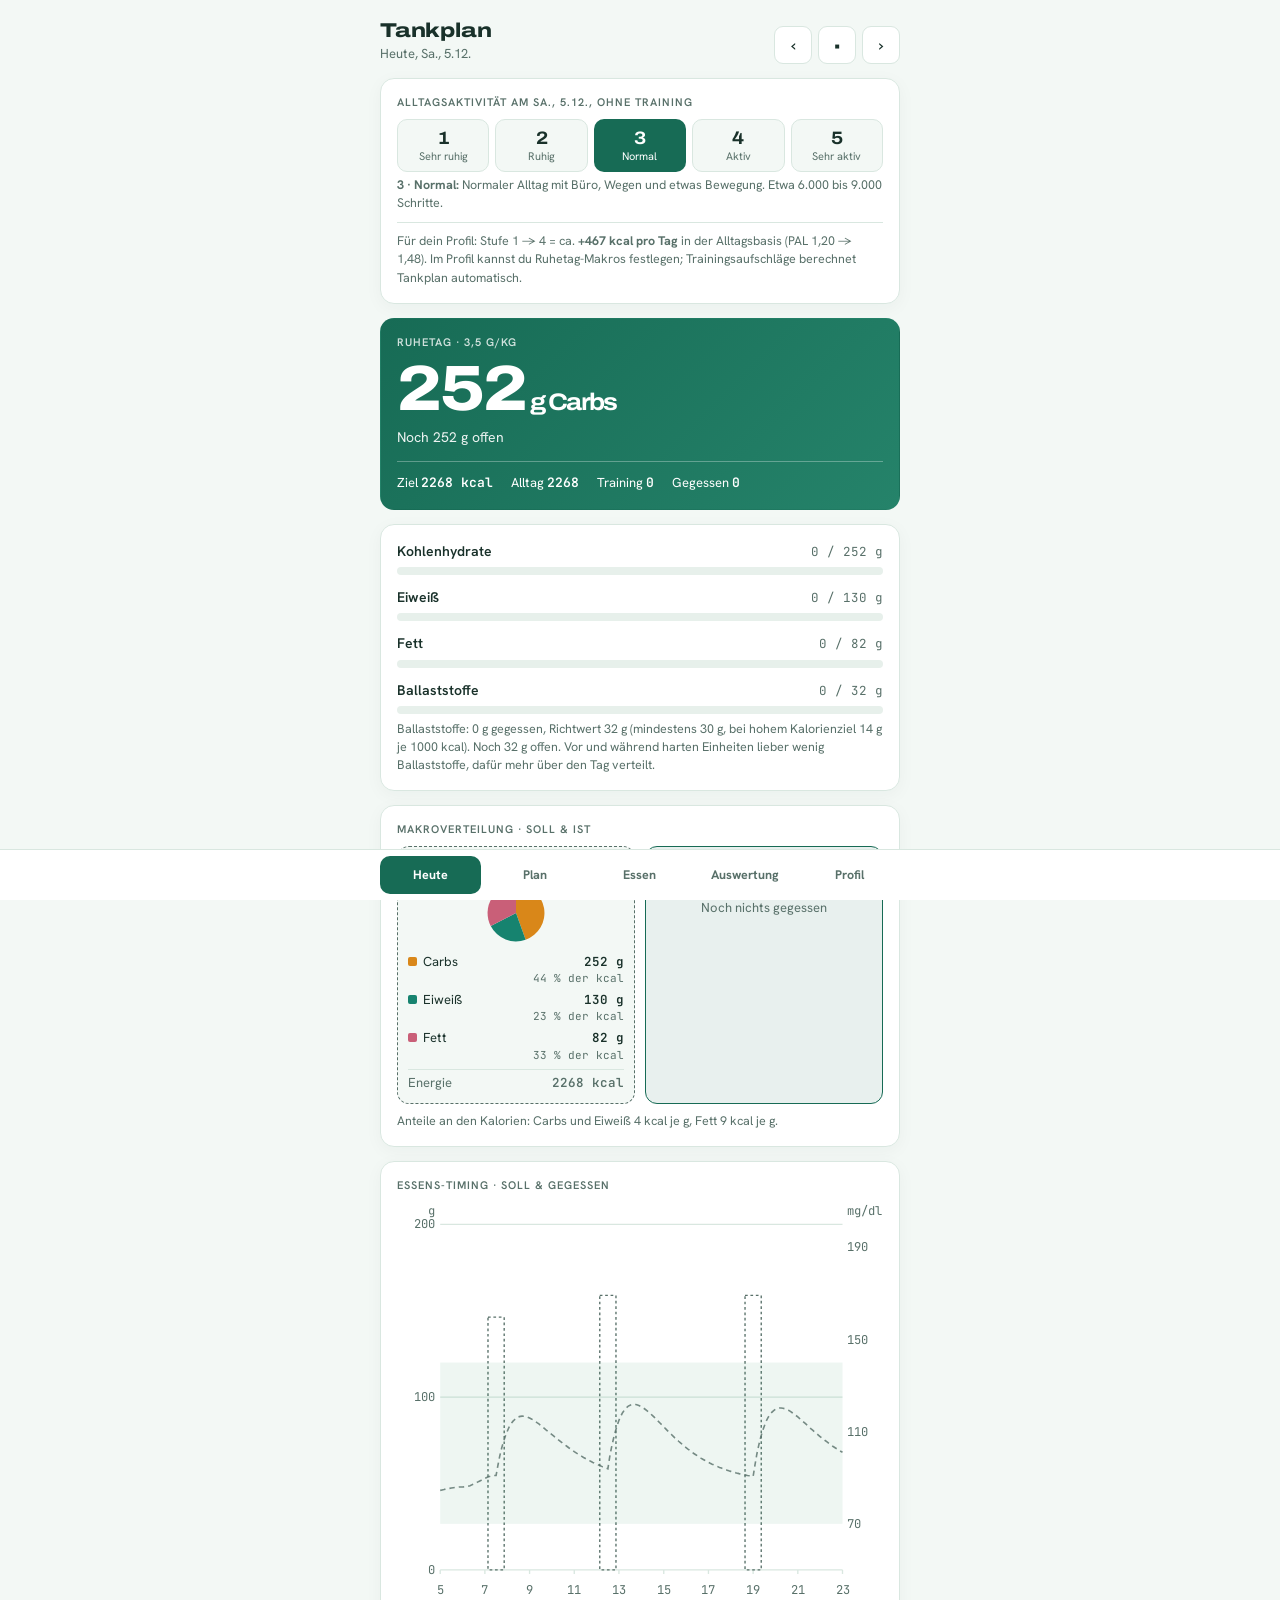
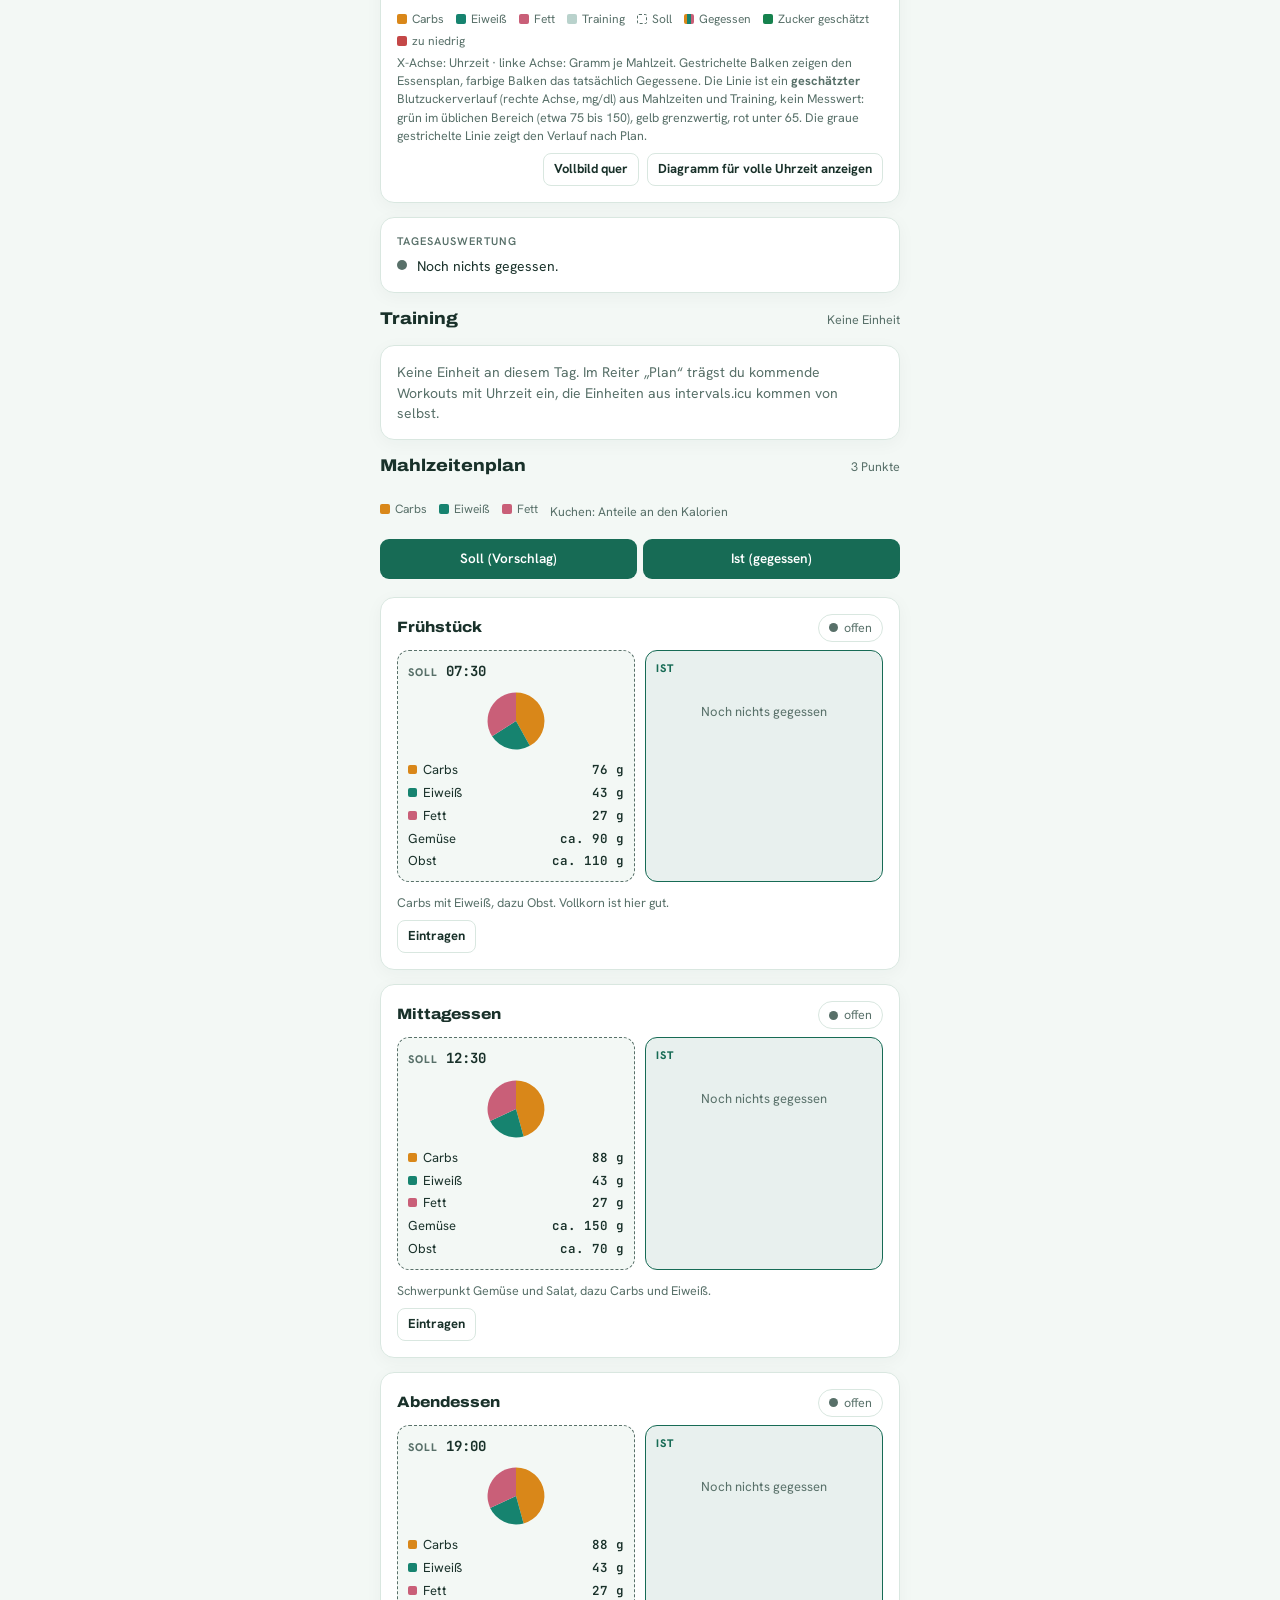
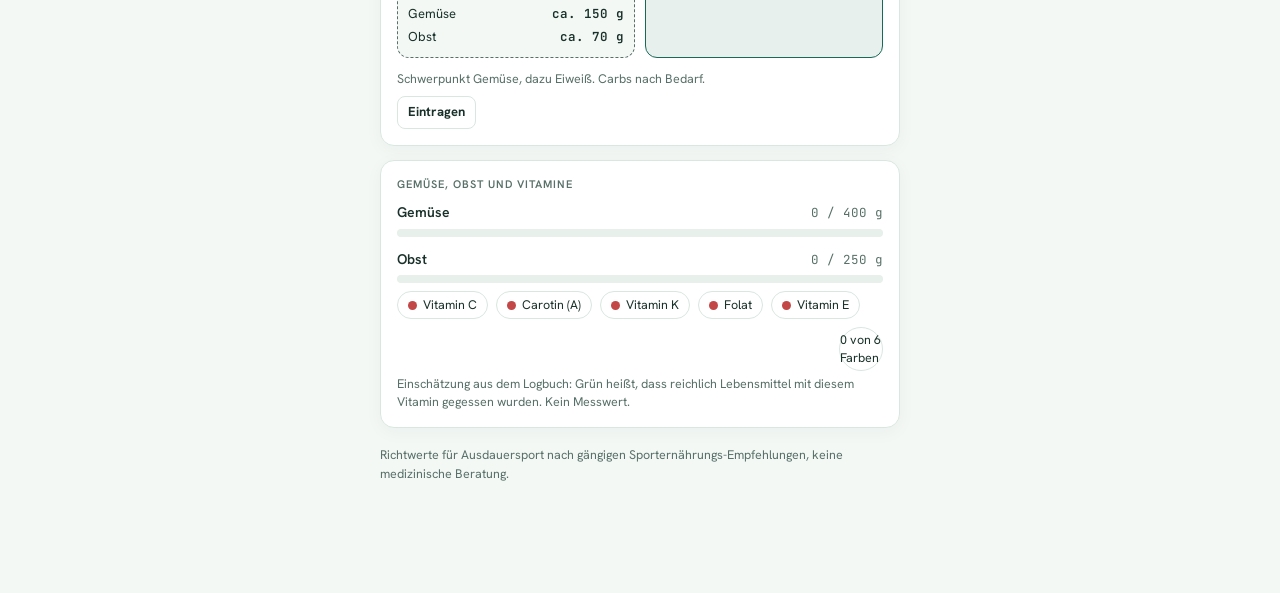
<file: index.html>
<!doctype html>
<html lang="de">
<head>
<meta charset="utf-8">
<meta name="viewport" content="width=device-width, initial-scale=1, viewport-fit=cover">
<title>Tankplan</title>
<meta name="theme-color" content="#176B55">
<meta name="apple-mobile-web-app-capable" content="yes">
<meta name="mobile-web-app-capable" content="yes">
<meta name="apple-mobile-web-app-title" content="Tankplan">
<meta name="apple-mobile-web-app-status-bar-style" content="default">
<link rel="manifest" href="manifest.webmanifest">
<link rel="apple-touch-icon" href="icon-180.png">
<link rel="stylesheet" href="https://fonts.googleapis.com/css2?family=Archivo:wdth,wght@100..125,500..900&family=Hanken+Grotesk:wght@400;500;600;700&family=JetBrains+Mono:wght@400;600&display=swap">
<link rel="stylesheet" href="style.css">
</head>
<body>
<div class="wrap" id="app"></div>
<nav aria-label="Hauptnavigation"><div id="tabs"></div></nav>
<script src="config.js"></script>
<script src="foods.js"></script>
<script src="core.js"></script>
<script src="app.js"></script>
</body>
</html>
</file>
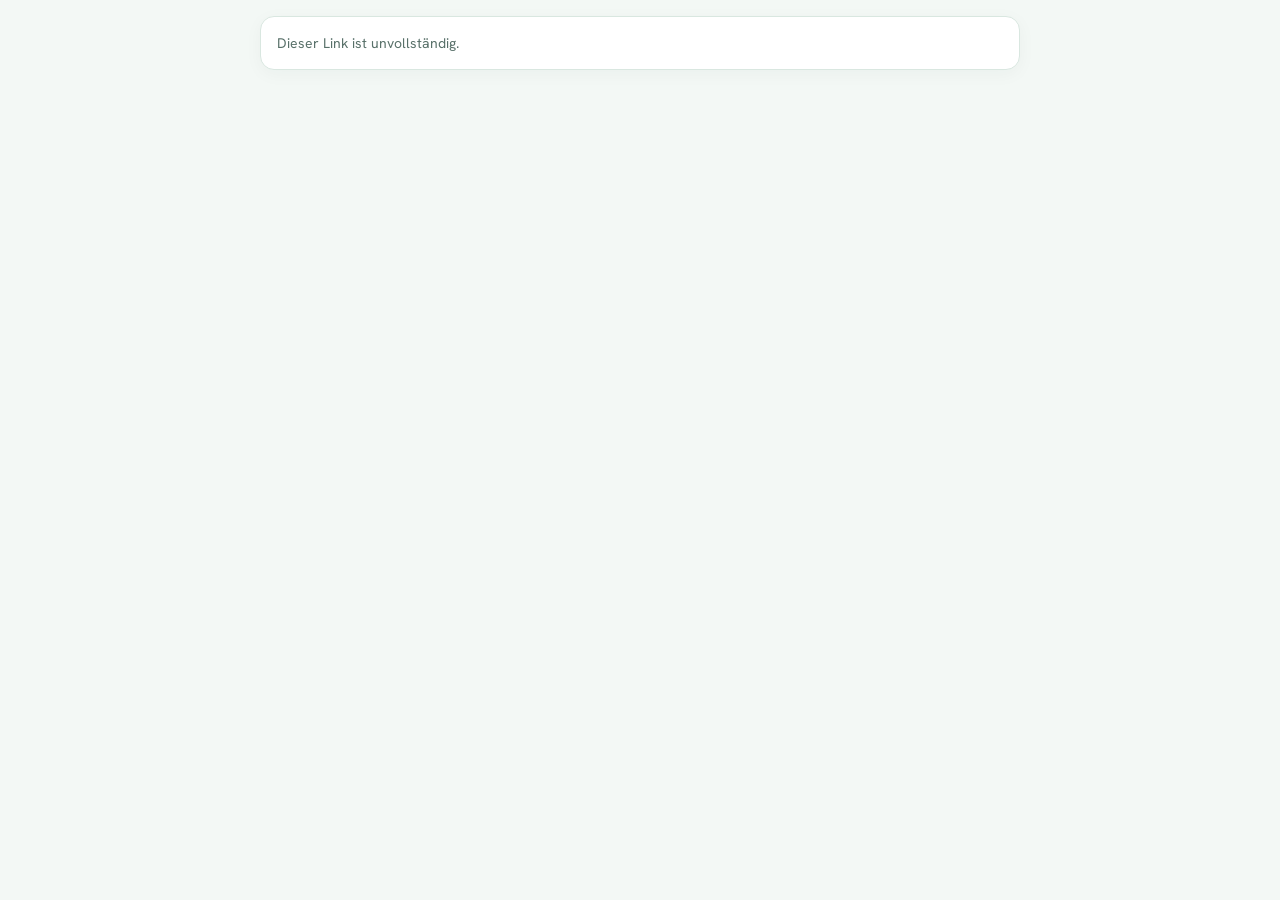
<file: trainer.html>
<!doctype html>
<html lang="de">
<head>
<meta charset="utf-8">
<meta name="viewport" content="width=device-width, initial-scale=1, viewport-fit=cover">
<title>Tankplan Trainer-Ansicht</title>
<meta name="robots" content="noindex">
<link rel="stylesheet" href="https://fonts.googleapis.com/css2?family=Archivo:wdth,wght@100..125,500..900&family=Hanken+Grotesk:wght@400;500;600;700&family=JetBrains+Mono:wght@400;600&display=swap">
<link rel="stylesheet" href="style.css">
</head>
<body>
<div class="wrap wide" id="app"><div class="card empty">Lade…</div></div>
<script src="config.js"></script>
<script src="core.js"></script>
<script src="trainer.js"></script>
</body>
</html>
</file>
<file: style.css>
:root {
  --bg: #F3F8F5; --surface: #FFFFFF; --ink: #19312A; --muted: #587069; --line: #D9E7E0;
  --accent: #176B55; --accent-ink: #FFFFFF; --carb: #D98719; --prot: #16836F; --fat: #C95F78; --track: #E7F0EB;
  --ok: #16824E; --mid: #B77912; --low: #C44747;
  --f-display: "Archivo", "Arial Narrow", sans-serif;
  --f-body: "Hanken Grotesk", system-ui, -apple-system, sans-serif;
  --f-data: "JetBrains Mono", ui-monospace, Menlo, monospace;
  color-scheme: light;
}
* { box-sizing: border-box; }
html { -webkit-text-size-adjust: 100%; }
body { margin: 0; background: var(--bg); color: var(--ink); font-family: var(--f-body); font-size: 15px; line-height: 1.45;
  padding-left: max(16px, env(safe-area-inset-left)); padding-right: max(16px, env(safe-area-inset-right)); }
.wrap { max-width: 520px; margin: 0 auto; padding-top: calc(16px + env(safe-area-inset-top)); padding-bottom: calc(110px + env(safe-area-inset-bottom)); display: flex; flex-direction: column; gap: 14px; min-width: 0; }
.wrap.wide { max-width: 760px; padding-bottom: calc(40px + env(safe-area-inset-bottom)); }
h1, h2, .big { font-family: var(--f-display); font-stretch: 112%; text-wrap: balance; margin: 0; }
h2 { font-size: 17px; font-weight: 800; }
.top { display: flex; justify-content: space-between; align-items: flex-end; gap: 12px; }
.brand { font-family: var(--f-display); font-stretch: 125%; font-weight: 800; font-size: 20px; letter-spacing: -0.01em; }
.date { color: var(--muted); font-size: 13px; }
.eyebrow { font-size: 11px; letter-spacing: .09em; text-transform: uppercase; color: var(--muted); font-weight: 600; }
.note { font-size: 12.5px; color: var(--muted); margin: 4px 0 0; }
.card { background: var(--surface); border: 1px solid var(--line); border-radius: 14px; padding: 16px; min-width: 0; }
.card.empty, .empty { color: var(--muted); font-size: 14px; }
.hero { background: var(--accent); color: var(--accent-ink); border-color: transparent; display: flex; flex-direction: column; gap: 6px; }
.hero .eyebrow { color: inherit; opacity: .8; }
.hero .big { font-size: 64px; font-weight: 800; line-height: 1; letter-spacing: -0.03em; font-variant-numeric: tabular-nums; }
.hero .big small { font-size: 24px; font-weight: 700; margin-left: 4px; }
.hero .sub { opacity: .92; font-size: 14px; }
.hero .meta { display: flex; gap: 18px; flex-wrap: wrap; margin-top: 8px; padding-top: 12px; border-top: 1px solid color-mix(in srgb, currentColor 30%, transparent); font-size: 13px; }
.hero .meta b { font-family: var(--f-data); font-weight: 600; font-variant-numeric: tabular-nums; }
.alert { background: color-mix(in srgb, var(--carb) 16%, var(--surface)); border: 1px solid color-mix(in srgb, var(--carb) 50%, var(--line)); border-radius: 12px; padding: 10px 12px; font-size: 14px; }
.macro { display: grid; gap: 6px; }
.macro + .macro { margin-top: 12px; }
.mrow { display: flex; justify-content: space-between; align-items: baseline; gap: 8px; font-size: 14px; }
.mrow b { font-weight: 600; }
.mrow span { font-family: var(--f-data); font-size: 12.5px; color: var(--muted); font-variant-numeric: tabular-nums; }
.bar { height: 8px; border-radius: 4px; background: var(--track); overflow: hidden; }
.bar i { display: block; height: 100%; border-radius: 4px; background: var(--c); width: 0; }
.sec-head { display: flex; justify-content: space-between; align-items: baseline; gap: 10px; }
.sess { display: grid; gap: 12px; }
.sess-top { display: flex; justify-content: space-between; align-items: flex-start; gap: 10px; }
.sess-title { font-family: var(--f-display); font-stretch: 112%; font-weight: 800; font-size: 16px; overflow-wrap: anywhere; }
.sess-sub { color: var(--muted); font-size: 12.5px; font-family: var(--f-data); }
.tl { display: grid; border-top: 1px solid var(--line); }
.tl > div { display: grid; grid-template-columns: 84px 1fr auto; gap: 10px; align-items: baseline; padding: 9px 0; border-bottom: 1px solid var(--line); }
.tl > div:last-child { border-bottom: 0; padding-bottom: 0; }
.tl .when { font-size: 11px; letter-spacing: .07em; text-transform: uppercase; color: var(--muted); font-weight: 600; }
.tl .what { font-size: 14px; min-width: 0; }
.tl .amt { font-family: var(--f-data); font-weight: 600; color: var(--carb); font-variant-numeric: tabular-nums; white-space: nowrap; }
button, select, input, textarea { font: inherit; color: inherit; }
button { cursor: pointer; }
:focus-visible { outline: 2px solid var(--accent); outline-offset: 2px; }
.btn { background: var(--accent); color: var(--accent-ink); border: 0; border-radius: 10px; padding: 11px 16px; font-weight: 700; }
.btn.ghost { background: transparent; color: var(--ink); border: 1px solid var(--line); }
.btn.danger { background: transparent; color: var(--low); border: 1px solid var(--low); }
.btn.sm { padding: 6px 10px; font-size: 13px; border-radius: 8px; }
.btn:disabled { opacity: .5; }
.x { background: none; border: 0; color: var(--muted); font-size: 22px; line-height: 1; padding: 2px 8px; border-radius: 6px; }
.form { display: grid; grid-template-columns: repeat(2, minmax(0, 1fr)); gap: 10px; }
.form .full { grid-column: 1 / -1; }
label.f { display: grid; gap: 4px; font-size: 12px; color: var(--muted); font-weight: 600; min-width: 0; }
input, select, textarea { background: var(--bg); border: 1px solid var(--line); border-radius: 9px; padding: 10px 11px; width: 100%; min-width: 0; font-size: 16px; }
textarea { min-height: 96px; resize: vertical; }
.chips { display: flex; flex-wrap: wrap; gap: 8px; }
.chip { border: 1px solid var(--line); background: var(--surface); border-radius: 999px; padding: 7px 12px; font-size: 13px; font-weight: 500; }
.chip small { font-family: var(--f-data); color: var(--carb); margin-left: 6px; }
.res { display: grid; }
.res button { text-align: left; background: none; border: 0; border-bottom: 1px solid var(--line); padding: 10px 2px; display: flex; justify-content: space-between; gap: 10px; }
.res button:last-child { border-bottom: 0; }
.res span { font-family: var(--f-data); font-size: 12px; color: var(--muted); white-space: nowrap; }
.entry { display: grid; grid-template-columns: 1fr auto; gap: 4px 10px; padding: 11px 0; border-bottom: 1px solid var(--line); align-items: center; }
.entry:last-child { border-bottom: 0; }
.entry .n { font-weight: 600; min-width: 0; overflow-wrap: anywhere; }
.entry .d { color: var(--muted); font-size: 12.5px; font-family: var(--f-data); }
.tag { display: inline-block; font-size: 10px; letter-spacing: .08em; text-transform: uppercase; border: 1px solid var(--line); color: var(--muted); border-radius: 4px; padding: 1px 5px; margin-left: 6px; vertical-align: 2px; }
.tag.done { color: var(--ok); border-color: var(--ok); }
.seg { display: grid; grid-auto-flow: column; grid-auto-columns: 1fr; gap: 6px; }
.seg button { padding: 9px 6px; border: 1px solid var(--line); background: var(--bg); border-radius: 9px; font-size: 13.5px; font-weight: 600; }
.seg button[aria-pressed="true"] { background: var(--accent); color: var(--accent-ink); border-color: transparent; }
.daynav { display: flex; gap: 6px; align-items: center; }
.daynav button { border: 1px solid var(--line); background: var(--surface); border-radius: 9px; width: 38px; height: 38px; font-size: 18px; }
nav { position: fixed; left: 0; right: 0; bottom: 0; background: var(--surface); border-top: 1px solid var(--line);
  padding: 6px max(10px, env(safe-area-inset-left)) calc(6px + env(safe-area-inset-bottom)) max(10px, env(safe-area-inset-right)); }
nav div { max-width: 520px; margin: 0 auto; display: grid; grid-template-columns: repeat(5, 1fr); gap: 4px; }
nav button { border: 0; background: none; padding: 10px 2px; border-radius: 10px; font-weight: 700; font-size: 12.5px; color: var(--muted); }
nav button[aria-current="page"] { color: var(--accent-ink); background: var(--accent); }
.tiles { display: grid; grid-template-columns: repeat(2, minmax(0, 1fr)); gap: 10px; }
.tile { background: var(--surface); border: 1px solid var(--line); border-radius: 12px; padding: 12px; min-width: 0; }
.tile .tv { font-family: var(--f-display); font-stretch: 112%; font-weight: 800; font-size: 20px; margin-top: 2px; }
.scroll { overflow-x: auto; }
.scroll svg { display: block; max-width: none; }
svg .gl { stroke: var(--line); stroke-width: 1; }
svg .ax { fill: var(--muted); font-size: 10px; font-family: var(--f-data); }
svg .be { fill: var(--carb); }
svg .tg { stroke: var(--ink); stroke-width: 2; }
table { border-collapse: collapse; width: 100%; font-size: 13px; font-variant-numeric: tabular-nums; }
th { text-align: left; font-size: 11px; letter-spacing: .06em; text-transform: uppercase; color: var(--muted); font-weight: 600; padding: 6px 8px 6px 0; white-space: nowrap; }
td { padding: 8px 8px 8px 0; border-top: 1px solid var(--line); white-space: nowrap; }
.ampel { display: flex; flex-wrap: wrap; gap: 8px; margin: 8px 0 4px; }
.pill { display: inline-flex; align-items: center; gap: 6px; font-size: 12.5px; padding: 4px 10px; border-radius: 999px; border: 1px solid var(--line); }
.pill i { width: 9px; height: 9px; border-radius: 50%; background: var(--c, var(--muted)); }
.pill.ok { --c: var(--ok); } .pill.mid { --c: var(--mid); } .pill.low { --c: var(--low); }
.dots { display: flex; gap: 6px; margin-top: 8px; align-items: center; font-size: 12.5px; color: var(--muted); }
.dots i { width: 14px; height: 14px; border-radius: 50%; border: 1px solid var(--line); }
.c-r { background: #E5484D; } .c-o { background: #F08A24; } .c-y { background: #F5D90A; } .c-g { background: #3DA35D; } .c-b { background: #6E56CF; } .c-w { background: #E8E8E8; }
details.day summary { display: flex; justify-content: space-between; gap: 10px; cursor: pointer; font-weight: 600; list-style: none; }
details.day summary::-webkit-details-marker { display: none; }
.dv { font-family: var(--f-data); font-size: 13px; color: var(--carb); }
.banner { display: flex; justify-content: space-between; gap: 10px; align-items: center; border: 1px dashed var(--line); border-radius: 12px; padding: 10px 12px; font-size: 13px; color: var(--muted); }
.planday { display: grid; gap: 6px; padding: 10px 0; border-bottom: 1px solid var(--line); }
.planday:last-child { border-bottom: 0; }
.planday .h { display: flex; justify-content: space-between; gap: 10px; font-weight: 600; }
  .planday .h span { font-family: var(--f-data); font-size: 12.5px; color: var(--carb); }
  .plan-workout { display: grid; gap: 8px; padding: 8px 0; border-top: 1px solid var(--line); }
  .plan-workout-head { display: grid; grid-template-columns: minmax(0, 1fr) auto; gap: 3px 8px; align-items: start; }
  .plan-workout-name { min-width: 0; font-size: 14px; overflow-wrap: anywhere; }
  .plan-workout-summary { grid-column: 1 / -1; color: var(--muted); font-family: var(--f-data); font-size: 12px; }
  .plan-workout-head .x { grid-column: 2; grid-row: 1; }
  .plan-metrics { display: grid; grid-template-columns: minmax(74px, 100px) minmax(74px, 100px) minmax(0, 1fr); gap: 8px; align-items: end; }
  .plan-metric { display: grid; gap: 3px; color: var(--muted); font-size: 11px; font-weight: 600; }
  .plan-metric input { padding: 7px 8px; font-size: 14px; }
  .plan-metric-hint { font-size: 11px; color: var(--muted); }
  .sel { border-color: var(--accent); }
.status { font-size: 13px; color: var(--muted); }
  @media (max-width: 380px) { .hero .big { font-size: 54px; } .tl > div { grid-template-columns: 70px 1fr auto; } .plan-metrics { grid-template-columns: 1fr 1fr; } .plan-metric-hint { grid-column: 1 / -1; } }
@media (prefers-reduced-motion: no-preference) { .bar i { transition: width .35s ease; } }
.slot { display: grid; gap: 8px; }
.slot-top { display: grid; grid-template-columns: auto 1fr auto; gap: 12px; align-items: start; }
.clock { font-family: var(--f-data); font-weight: 600; font-size: 18px; font-variant-numeric: tabular-nums; color: var(--accent); padding-top: 1px; }
.slot-main { min-width: 0; }
.slot-title { font-family: var(--f-display); font-stretch: 112%; font-weight: 800; font-size: 15px; overflow-wrap: anywhere; }
.slot-sub { font-family: var(--f-data); font-size: 12px; color: var(--muted); font-variant-numeric: tabular-nums; }
.items { display: grid; gap: 2px; border-top: 1px solid var(--line); padding-top: 8px; }
.item { display: flex; justify-content: space-between; gap: 10px; font-size: 13px; }
.item span:last-child { font-family: var(--f-data); color: var(--carb); white-space: nowrap; }
.slot .btn { justify-self: start; }
.d2 { grid-column: 1 / -1; display: flex; gap: 8px; flex-wrap: wrap; align-items: center; }
.d2 input, .d2 select { width: auto; padding: 6px 8px; font-size: 14px; }
.pill:not(.ok):not(.mid):not(.low) { color: var(--muted); }
.lvl .eyebrow { margin-bottom: 8px; }
.seg5 { display: grid; grid-template-columns: repeat(5, minmax(0, 1fr)); gap: 6px; }
.seg5 button { display: grid; gap: 2px; justify-items: center; padding: 8px 2px; border: 1px solid var(--line); background: var(--bg); border-radius: 10px; font-size: 11px; line-height: 1.15; }
.seg5 button b { font-family: var(--f-display); font-stretch: 112%; font-size: 18px; }
.seg5 button span { color: var(--muted); text-align: center; overflow-wrap: anywhere; }
.seg5 button[aria-pressed="true"] { background: var(--accent); color: var(--accent-ink); border-color: transparent; }
.seg5 button[aria-pressed="true"] span { color: inherit; }
.status { display: flex; justify-content: space-between; gap: 10px; align-items: center; font-size: 12.5px; color: var(--muted); }
.status span { min-width: 0; overflow-wrap: anywhere; }
.chip.on { background: var(--accent); color: var(--accent-ink); border-color: transparent; }
.pie-box { display: grid; justify-items: center; gap: 2px; }
.pie-cap { font-family: var(--f-data); font-size: 10px; color: var(--muted); text-align: center; line-height: 1.25; }
.pie { display: block; }
.legend { display: flex; flex-wrap: wrap; gap: 4px 12px; font-size: 12px; color: var(--muted); align-items: center; margin: 6px 0 2px; }
.legend i { display: inline-block; width: 10px; height: 10px; border-radius: 2px; margin-right: 5px; vertical-align: -1px; }
.lc { background: var(--carb); } .lp { background: var(--prot); } .lf { background: var(--fat); }
.lt { background: color-mix(in srgb, var(--accent) 30%, transparent); } .ld { border: 1px dashed var(--muted); } .li { background: linear-gradient(90deg, var(--carb) 0 33%, var(--prot) 33% 66%, var(--fat) 66%); }
.barcode-card .sec-head { align-items: center; }
.barcode-card h2 { margin-top: 2px; }
.barcode-type { border-radius: 999px; padding: 5px 9px; background: var(--track); color: var(--accent); font-size: 11px; font-weight: 700; white-space: nowrap; }
.barcode-start { width: 100%; margin-top: 12px; }
.scanner-shell { overflow: hidden; margin: 14px 0 8px; border: 1px solid var(--line); border-radius: 12px; background: #10211c; }
#barcode-reader { width: 100%; min-height: 200px; }
#barcode-reader video { display: block; width: 100% !important; max-height: 360px; object-fit: cover; }
#barcode-reader__scan_region { min-height: 200px; }
.scanner-status { margin: 8px 0 12px; }
.scanner-error { color: var(--low); font-weight: 600; }
.lvl-difference { margin-top: 10px; padding-top: 9px; border-top: 1px solid var(--line); }
.card { box-shadow: 0 4px 18px rgba(25, 55, 43, .04); }
.hero { background: linear-gradient(135deg, var(--accent), var(--accent2, #25836A)); box-shadow: none; }
.btn:not(:disabled):hover { filter: brightness(.96); }
.daynav button:hover, .chip:hover, .btn.ghost:hover { background-color: var(--track); }
@media (prefers-reduced-motion: no-preference) { .card { animation: card-in .25s ease-out both; } }
@keyframes card-in { from { opacity: .8; transform: translateY(3px); } to { opacity: 1; transform: translateY(0); } }
.chart svg { width: 100%; height: auto; display: block; }
svg .bc { fill: var(--carb); } svg .bp { fill: var(--prot); } svg .bf { fill: var(--fat); }
svg .tb { fill: var(--accent); opacity: .16; } svg .tbl { fill: var(--accent); font-size: 9px; font-family: var(--f-data); }
svg .pl { fill: none; stroke: var(--muted); stroke-width: 1; stroke-dasharray: 2 2; }
.dchart .gl { stroke: var(--line); stroke-width: 1; } .dchart .ax { fill: var(--muted); font-size: 9px; font-family: var(--f-data); }
.rev { list-style: none; margin: 0; padding: 0; display: grid; gap: 8px; }
.rev li { display: grid; grid-template-columns: auto 1fr; gap: 10px; align-items: start; font-size: 14px; }
.rev .pill { border: 0; padding: 4px 0 0; }
.rev .pill i { width: 10px; height: 10px; }
.meal { border-top: 1px solid var(--line); padding: 8px 0; }
.meal summary { display: grid; grid-template-columns: auto 1fr auto; gap: 10px; cursor: pointer; font-size: 14px; list-style: none; }
.meal summary::-webkit-details-marker { display: none; }
.meal .mt { font-family: var(--f-data); color: var(--accent); font-weight: 600; }
.meal .mn { font-weight: 600; }
.meal .mv { font-family: var(--f-data); font-size: 12px; color: var(--muted); white-space: nowrap; }
.grp { display: grid; gap: 8px; }
.items .x { font-size: 18px; padding: 0 4px; }
.ocr { white-space: pre-wrap; font-family: var(--f-data); font-size: 11.5px; color: var(--muted); background: var(--bg); padding: 8px; border-radius: 8px; overflow-x: auto; }

.zones{display:grid;gap:6px}
.zone-row{display:flex;align-items:center;flex-wrap:wrap;gap:4px;font-size:.9rem}
.zone-name{flex:1 0 100%;font-weight:600}
.zone-in{width:4.5rem;padding:6px 8px}
.zone-range{color:var(--muted,#666)}
.plan-desc{margin-top:8px}
.plan-desc textarea{width:100%;margin-top:6px;min-height:90px}
.chk{display:flex;align-items:center;gap:8px;font-size:.9rem}
.chk input{width:auto}

.dchart .gband{fill:var(--ok);opacity:.07}
.dchart .gax{text-anchor:start}
.dchart .gplan{fill:none;stroke:var(--muted);stroke-width:1.2;stroke-dasharray:4 3;opacity:.8}
.dchart .gl2{fill:none;stroke-width:2.4;stroke-linecap:round;stroke-linejoin:round}
.dchart .gok{stroke:var(--ok)} .dchart .gwarn{stroke:var(--mid)} .dchart .gbad{stroke:var(--low)}
.lg{background:var(--ok)} .lr{background:var(--low)}

.item.ed{flex-wrap:wrap;align-items:center}
.item.ed .iname{flex:1 1 100%;font-weight:500}
.item.ed .ictl{flex:1;display:flex;align-items:center;gap:6px;white-space:nowrap;color:var(--muted)}
.item.ed .eg{width:4.8rem;padding:4px 6px;font-size:14px}
.item.ed .mv{width:auto;max-width:9rem;padding:4px 6px;font-size:13px}

.chartbtns{display:flex;justify-content:flex-end;gap:8px;flex-wrap:wrap;margin-top:8px}
.dchart.wide .ax{font-size:12px} .dchart.wide .tbl{font-size:12px}
#chartfs{position:fixed;inset:0;z-index:9999;background:var(--bg,#fff);display:flex;flex-direction:column}
#chartfs .fsbody{flex:1;min-height:0;padding:8px}
#chartfs .fsbody svg{width:100%;height:100%;display:block}
#chartfs .fsbar{display:flex;align-items:center;gap:8px;padding:8px 12px;border-top:1px solid var(--line)}
#chartfs .fsttl{flex:1;font-weight:600}
#chartfs.rot{inset:auto;top:0;left:100vw;width:100vh;height:100vw;transform-origin:top left;transform:rotate(90deg)}

svg .bd{opacity:.85}

.mixgrid{display:grid;grid-template-columns:1fr 1fr;gap:12px}
.mixcol{display:grid;justify-items:center;gap:6px;align-content:start}
.mixrows{display:grid;gap:3px;font-size:13px;width:100%}
.mixrows div{display:flex;align-items:center;gap:6px}
.mixrows i{width:9px;height:9px;border-radius:2px;flex:none}
.mixrows b{margin-left:auto;font-family:var(--f-data);font-weight:600;font-size:12.5px}
.mixrows .mixk{justify-content:flex-end;color:var(--muted);font-size:12px}

.pies{display:grid;grid-template-columns:1fr 1fr;gap:12px}
.pie2{display:grid;justify-items:center;gap:6px;text-align:center}
.pie2-h{font-weight:700}
.pie2-l{list-style:none;margin:0;padding:0;font-size:12.5px;text-align:left;display:grid;gap:2px}
.pie2-l i{display:inline-block;width:9px;height:9px;border-radius:2px;margin-right:5px}
.pie2-k{font-family:var(--f-data);color:var(--muted);margin-top:2px}

.mealtog { margin: 2px 0 4px; }
.pies-row { display: flex; justify-content: space-around; gap: 8px; }
.sess .d2 { margin-top: 2px; align-items: flex-end; }
.sess .d2 .f { display: grid; gap: 3px; font-size: 11px; color: var(--muted); font-weight: 600; }
.plan-workout .d2 { align-items: flex-end; }
.plan-workout .d2 .f { display: grid; gap: 3px; font-size: 11px; color: var(--muted); font-weight: 600; }

/* Soll / Ist */
.slot-head { display: flex; justify-content: space-between; align-items: center; gap: 10px; }
.si { display: grid; grid-template-columns: 1fr 1fr; gap: 10px; }
.si.one { grid-template-columns: 1fr; }
.si-col { border-radius: 12px; padding: 10px; display: grid; gap: 8px; align-content: start; min-width: 0; }
.si-col.soll { background: var(--bg); border: 1.5px dashed var(--muted); }
.si-col.ist { background: color-mix(in srgb, var(--accent) 10%, var(--surface)); border: 1.5px solid var(--accent); }
.si-h { font-size: 11px; letter-spacing: .1em; text-transform: uppercase; font-weight: 800; display: flex; gap: 8px; align-items: baseline; flex-wrap: wrap; }
.si-col.soll .si-h { color: var(--muted); } .si-col.ist .si-h { color: var(--accent); }
.si-h b { font-family: var(--f-data); font-size: 14px; letter-spacing: 0; text-transform: none; color: var(--ink); }
.si-pie { justify-self: center; }
.si-l { list-style: none; margin: 0; padding: 0; display: grid; gap: 4px; font-size: 13px; }
.si-l li { display: flex; justify-content: space-between; gap: 8px; align-items: baseline; }
.si-l li > span { white-space: nowrap; }
.si-l b { font-family: var(--f-data); font-weight: 600; font-size: 12.5px; text-align: right; }
.si-l i { display: inline-block; width: 9px; height: 9px; border-radius: 2px; margin-right: 6px; }
.si-k { border-top: 1px solid var(--line); padding-top: 4px; margin-top: 2px; color: var(--muted); }
.si-empty { color: var(--muted); font-size: 13px; padding: 18px 0; text-align: center; }
/* Plan-Editor */
.plan-edit { display: grid; grid-template-columns: 1fr 1fr; gap: 8px; margin-top: 8px; }
.plan-edit .plan-metric input, .plan-edit .plan-metric select { padding: 7px 8px; font-size: 14px; width: 100%; }
.plan-edit .plan-metric-hint { grid-column: 1 / -1; }
/* Auswertung */
.vchart { width: 100%; height: auto; display: block; }
svg .t100 { stroke: var(--ink); stroke-width: 1.2; stroke-dasharray: 4 3; }
svg .selband { fill: var(--accent); opacity: .12; }
svg .w-raw { stroke: var(--muted); stroke-width: 1; stroke-dasharray: 3 3; }
svg .w-trend { stroke: var(--accent); stroke-width: 2.6; stroke-linecap: round; stroke-linejoin: round; }
svg .w-pt { fill: var(--surface); stroke: var(--ink); stroke-width: 1.5; }
.mchip { display: inline-flex; align-items: center; gap: 6px; border: 1px solid var(--line); background: var(--surface); border-radius: 999px; padding: 7px 11px; font-size: 13px; font-weight: 500; }
.mchip[aria-pressed="true"] { background: color-mix(in srgb, var(--ink) 9%, var(--surface)); border-color: var(--ink); font-weight: 700; }
.mchip[aria-pressed="false"] .sw { opacity: .35; }
.sw { display: inline-block; width: 10px; height: 10px; border-radius: 3px; margin-right: 6px; vertical-align: -1px; }
.mchip .sw { margin-right: 0; }
.ttab { width: 100%; border-collapse: collapse; font-size: 12.5px; margin-top: 8px; }
.ttab th { text-align: right; font-weight: 600; color: var(--muted); padding: 4px 6px; }
.ttab td { padding: 5px 6px; border-top: 1px solid var(--line); text-align: right; font-variant-numeric: tabular-nums; }
.ttab td:first-child { text-align: left; }
.dayrd { margin-top: 10px; background: color-mix(in srgb, var(--accent) 8%, var(--surface)); border: 1px solid var(--line); border-radius: 10px; padding: 8px 10px; }
.lg-dot { display: inline-block; width: 8px; height: 8px; border-radius: 50%; border: 1.5px solid var(--ink); background: var(--surface); vertical-align: -1px; }
.lg-line { display: inline-block; width: 18px; height: 0; border-top: 3px solid var(--accent); vertical-align: 3px; }
#wcard .tiles { margin-top: 4px; }

.si-l b em { display: block; font-style: normal; font-weight: 400; font-size: 11px; color: var(--muted); }
.si-l li { align-items: flex-start; }
#wcard .item span:last-child { color: var(--ink); }

.res.off button { flex-wrap: wrap; gap: 2px 10px; }
.res.off button span { flex-basis: 100%; white-space: normal; }

/* Essen-Übersicht */
.eat { padding: 0; overflow: hidden; }
.eat-head { display: flex; align-items: center; gap: 10px; padding: 14px 16px; }
.eat-main { flex: 1; min-width: 0; }
.eat-time { font-family: var(--f-data); font-size: 12.5px; color: var(--muted); }
.plus { width: 44px; height: 44px; flex: none; border-radius: 50%; border: 0; background: var(--accent); color: var(--accent-ink); font-size: 26px; line-height: 1; font-weight: 500; }
.plus.on { background: var(--track); color: var(--ink); border: 1px solid var(--line); }
.eat-sum { padding: 0 16px 14px; display: grid; gap: 6px; justify-items: start; }
.eat-macros { font-family: var(--f-data); font-size: 13px; display: flex; gap: 12px; flex-wrap: wrap; }
.eat-macros .c { color: var(--carb); } .eat-macros .p { color: var(--prot); } .eat-macros .f { color: var(--fat); } .eat-macros .k { color: var(--muted); }
.eat-foods { font-size: 13px; color: var(--muted); overflow-wrap: anywhere; }
.mpanel { border-top: 1px solid var(--line); background: var(--bg); padding: 14px 16px; display: grid; gap: 12px; }
.mpanel .card { box-shadow: none; }
.medit { border-top: 1px solid var(--line); padding: 12px 16px 14px; display: grid; gap: 10px; }
.btn.addbig { width: 100%; padding: 16px; font-size: 16px; border-radius: 14px; }
.nmform { display: grid; gap: 12px; }
.eat-head .plus { margin-left: auto; }
.mpanel { grid-template-columns: minmax(0, 1fr); }
.mpanel > *, .medit > * { min-width: 0; }
.medit { grid-template-columns: minmax(0, 1fr); }
.eat-sum { grid-template-columns: minmax(0, 1fr); }

/* Design-Auswahl */
.dsg { display: grid; grid-template-columns: repeat(2, minmax(0, 1fr)); gap: 10px; }
.dsg-o { display: grid; gap: 4px; justify-items: start; text-align: left; padding: 10px; border: 2px solid var(--line); border-radius: 14px; background: var(--bg); color: var(--ink); }
.dsg-o[aria-pressed="true"] { border-color: var(--accent); }
.dsg-o small { color: var(--muted); font-size: 12px; line-height: 1.3; }
.dsg-sw { display: flex; width: 100%; height: 34px; border-radius: 10px; overflow: hidden; border: 1px solid rgba(0,0,0,.12); }
.dsg-sw i { flex: 1; }

/* Design „Waldgrün“: Creme, Tannengrün, runde Karten */
html[data-design="wald"] {
  --bg: #F1E4D0; --surface: #FBF4E8; --ink: #23382C; --muted: #66755F; --line: #E3D3B8;
  --accent: #2F5D45; --accent2: #3F7757; --accent-ink: #FBF4E8; --track: #E8D9BF;
  --carb: #C77E14; --prot: #2F7D5F; --fat: #B8566B;
}
html[data-design="wald"] .card, html[data-design="wald"] .tile { border: 0; border-radius: 24px; box-shadow: 0 8px 24px rgba(70, 50, 20, .10); }
html[data-design="wald"] .btn { border-radius: 999px; }
html[data-design="wald"] .plus { box-shadow: 0 4px 10px rgba(47, 93, 69, .35); }
html[data-design="wald"] nav { background: var(--accent); border: 0; border-radius: 26px 26px 0 0; }
html[data-design="wald"] nav button { color: rgba(251, 244, 232, .72); border-radius: 999px; }
html[data-design="wald"] nav button[aria-current="page"] { background: #F1E4D0; color: var(--accent); }

/* Design „Nebel“: Blaugrau, weiche Karten, Serifen */
html[data-design="nebel"] {
  --f-display: "Iowan Old Style", "Palatino Linotype", Palatino, Georgia, serif;
  --bg: #B9C8CE; --surface: #DCE4E7; --ink: #22323B; --muted: #4F626B; --line: #A9BAC1;
  --accent: #55728A; --accent2: #6F8CA0; --accent-ink: #FFFFFF; --track: #C7D4D9;
  --carb: #A9650B; --prot: #25756A; --fat: #AD4D63;
}
html[data-design="nebel"] .card, html[data-design="nebel"] .tile { border: 0; border-radius: 22px; box-shadow: 7px 7px 16px rgba(60, 84, 96, .28), -5px -5px 12px rgba(255, 255, 255, .45); }
html[data-design="nebel"] .btn, html[data-design="nebel"] .chip { box-shadow: 3px 3px 8px rgba(60, 84, 96, .25), -2px -2px 6px rgba(255, 255, 255, .4); }
html[data-design="nebel"] .btn.ghost { box-shadow: none; }
html[data-design="nebel"] .btn { border-radius: 14px; }
html[data-design="nebel"] input, html[data-design="nebel"] select, html[data-design="nebel"] textarea { background: #E8EEF0; border-color: #B4C3C9; }
html[data-design="nebel"] nav { border-top: 0; border-radius: 22px 22px 0 0; box-shadow: 0 -6px 16px rgba(60, 84, 96, .18); }
html[data-design="nebel"] nav button[aria-current="page"] { border-radius: 14px; }

/* Design „Espresso“: dunkel mit Kupfer, Serifen */
html[data-design="kaffee"] {
  color-scheme: dark;
  --f-display: "Iowan Old Style", "Palatino Linotype", Palatino, Georgia, serif;
  --bg: #2A2025; --surface: #392C33; --ink: #F3E6D8; --muted: #BBA798; --line: #4F4047;
  --accent: #C98F5E; --accent2: #A9744A; --accent-ink: #2A2025; --track: #4A3B43;
  --carb: #E8A84F; --prot: #5FC4AA; --fat: #EE8FA5; --ok: #5FC48A; --mid: #E8B04F; --low: #F07A7A;
}
html[data-design="kaffee"] .card, html[data-design="kaffee"] .tile { border-radius: 20px; box-shadow: 0 8px 22px rgba(0, 0, 0, .28); }
html[data-design="kaffee"] .btn { border-radius: 10px; }
html[data-design="kaffee"] .hero { color: var(--accent-ink); }
html[data-design="kaffee"] nav { background: #241A1F; }

/* Individuelle Regeln */
.rl-step { margin-bottom: 4px; }
.rl-prev { margin-top: 12px; padding: 12px; border: 1px solid var(--accent); border-radius: 12px; background: var(--bg); display: grid; gap: 8px; }
.rl-prev ul, .rl-act { margin: 0; padding-left: 18px; font-size: 13.5px; display: grid; gap: 3px; }
.rl-act { margin-bottom: 10px; }
textarea { background: var(--bg); border: 1px solid var(--line); border-radius: 9px; padding: 10px 11px; width: 100%; min-width: 0; font-size: 14px; font-family: var(--f-data); }

/* Gemüse/Obst gegart */
.cook { font-style: normal; font-size: 11px; font-weight: 700; color: var(--accent); border: 1px solid var(--accent); border-radius: 999px; padding: 0 6px; margin-left: 4px; white-space: nowrap; }
.chip.cookbtn { padding: 2px 8px; font-size: 11px; margin-left: 4px; }

/* v28: Mahlzeit als Grafik exportieren */
.slot-line { display: flex; align-items: center; gap: 8px; min-width: 0; }
.exp { width: 34px; height: 34px; flex: none; display: grid; place-items: center; border-radius: 50%; border: 1px solid var(--line); background: var(--surface); color: var(--ink); padding: 0; }
.exp:active { background: var(--track); }
html.xo-lock, html.xo-lock body { overflow: hidden; }
.xo { position: fixed; inset: 0; z-index: 1000; display: flex; flex-direction: column; background: var(--bg); color: var(--ink); font-family: var(--f-body); padding: env(safe-area-inset-top) env(safe-area-inset-right) 0 env(safe-area-inset-left); }
.xo-bar { display: flex; align-items: center; justify-content: space-between; gap: 10px; padding: 10px 16px; border-bottom: 1px solid var(--line); font-family: var(--f-display); font-stretch: 112%; font-size: 17px; }
.xo-bar .x { font-size: 30px; min-width: 44px; min-height: 44px; }
.xo-prev { flex: none; height: 40vh; min-height: 210px; max-height: 460px; display: grid; place-items: center; background: var(--track); overflow: hidden; }
.xo-cv { line-height: 0; box-shadow: 0 6px 24px rgba(0, 0, 0, .22); border-radius: 4px; overflow: hidden; }
.xo-cv.chk { background: repeating-conic-gradient(#d9d9d9 0 25%, #ffffff 0 50%) 0 0 / 22px 22px; }
.xo-cv canvas { display: block; touch-action: none; }
.xo-body { flex: 1; min-height: 0; overflow-y: auto; -webkit-overflow-scrolling: touch; padding: 14px 16px 20px; display: grid; gap: 16px; align-content: start; width: 100%; max-width: 560px; margin: 0 auto; }
.xo-sec { display: grid; gap: 8px; min-width: 0; }
.xo-sw { display: grid; grid-template-columns: repeat(4, minmax(0, 1fr)); gap: 8px; }
.xo-s { display: grid; gap: 4px; justify-items: center; padding: 6px 4px; border: 2px solid transparent; border-radius: 12px; background: var(--surface); font-size: 11.5px; line-height: 1.2; }
.xo-s[aria-pressed="true"] { border-color: var(--accent); }
.xo-chip { display: flex; align-items: center; justify-content: center; gap: 4px; width: 100%; height: 36px; border-radius: 8px; border: 1px solid var(--line); }
.xo-chip i { width: 12px; height: 12px; border-radius: 50%; display: block; }
.xo-ph { display: flex; gap: 8px; flex-wrap: wrap; }
.xo-file { position: relative; display: inline-flex; align-items: center; cursor: pointer; overflow: hidden; }
.xo-file input { position: absolute; inset: 0; opacity: 0; width: 100%; cursor: pointer; font-size: 0; }
.xo-chk { display: flex; align-items: center; gap: 10px; font-size: 14.5px; min-height: 36px; }
.xo-chk input { width: 20px; height: 20px; accent-color: var(--accent); }
.xo .seg button:disabled { opacity: .4; }
.xo input[type="range"] { width: 100%; accent-color: var(--accent); }
.xo-foot { flex: none; border-top: 1px solid var(--line); background: var(--surface); padding: 10px 16px calc(12px + env(safe-area-inset-bottom)); display: grid; gap: 8px; }
.xo-st { font-size: 12.5px; color: var(--muted); min-height: 16px; text-align: center; }
.xo-btns { display: grid; grid-auto-flow: column; grid-auto-columns: 1fr; gap: 10px; max-width: 560px; width: 100%; margin: 0 auto; }
@media (min-width: 900px) {
  .xo { flex-direction: row; flex-wrap: wrap; }
  .xo-bar { width: 100%; }
  .xo-prev { flex: 1 1 55%; height: auto; max-height: none; min-height: 0; }
  .xo-body { flex: 1 1 40%; }
  .xo-foot { width: 100%; }
}

/* v29: drei Punkte, Aufteilen-Fenster, Version */
.dots { width: 44px; height: 44px; flex: none; display: grid; place-items: center; border-radius: 50%; border: 1px solid var(--line); background: var(--surface); color: var(--ink); padding: 0; margin-left: auto; }
.eat-head .dots + .plus { margin-left: 0; }
.dots:active { background: var(--track); }
.mo { position: fixed; inset: 0; z-index: 1100; display: grid; place-items: center; padding: max(16px, env(safe-area-inset-top)) 16px max(16px, env(safe-area-inset-bottom)); }
.mo-back { position: absolute; inset: 0; background: rgba(10, 20, 16, .55); }
.mo-card { position: relative; width: 100%; max-width: 440px; max-height: 100%; overflow-y: auto; background: var(--surface); color: var(--ink); border: 1px solid var(--line); border-radius: 18px; padding: 16px; box-shadow: 0 18px 50px rgba(0, 0, 0, .35); }
.mo-head { display: flex; align-items: center; justify-content: space-between; gap: 10px; margin-bottom: 12px; font-family: var(--f-display); font-stretch: 112%; font-size: 17px; }
.mo-head .x { font-size: 28px; min-width: 44px; min-height: 44px; }
.mo-opt { display: grid; gap: 4px; width: 100%; text-align: left; padding: 14px; border: 1px solid var(--line); border-radius: 14px; background: var(--bg); }
.mo-opt b { font-size: 15.5px; }
.mo-opt span { font-size: 13px; color: var(--muted); }
.mo-opt em { font-style: normal; font-size: 12.5px; color: var(--accent); font-weight: 600; }
.mo-parts { display: grid; gap: 10px; margin-top: 12px; }
.mo-part { display: grid; grid-template-columns: 28px minmax(0, 1fr) minmax(0, 1fr); gap: 8px 10px; align-items: end; padding: 10px; border: 1px solid var(--line); border-radius: 12px; background: var(--bg); }
.mo-n { width: 26px; height: 26px; border-radius: 50%; background: var(--accent); color: var(--accent-ink); display: grid; place-items: center; font-weight: 700; font-size: 13px; align-self: center; }
.mo-c { grid-column: 2 / 4; font-size: 12.5px; color: var(--muted); font-family: var(--f-data); }
.mo-c:empty { display: none; }
.mo .btn:disabled { opacity: .5; }
.ver { text-align: center; margin: 4px 0 8px; }
.mo-pvs { display: grid; gap: 8px; }
.mo-pv { display: grid; gap: 2px; padding: 10px; border-radius: 12px; background: var(--bg); border: 1px solid var(--line); font-size: 13.5px; }
.mo-pv b { font-size: 14px; }
.mo-pv span { color: var(--muted); }

/* v31: Mahlzeit planen */
.planbtn { margin-top: 8px; }
.pm-grid { display: grid; grid-template-columns: repeat(3, minmax(0, 1fr)); gap: 8px; margin-top: 10px; }
.pm-res { margin: 12px 0 0; font-size: 13px; color: var(--muted); line-height: 1.45; }
.pm-res b { display: block; color: var(--ink); font-size: 14.5px; margin-bottom: 2px; }

/* Imbiss-Auswahl in der Essen-Suche */
.dishbox{margin:10px 0 6px}
.dishbox>summary{list-style:none;cursor:pointer;display:block;padding:12px 40px 12px 14px;border:1.5px solid var(--accent);border-radius:14px;font:700 15px/1.3 var(--f-body);position:relative;background:var(--surface);color:var(--ink)}
.dishbox>summary::-webkit-details-marker{display:none}
.dishbox>summary::after{content:'›';position:absolute;right:16px;top:50%;transform:translateY(-50%) rotate(90deg);font-size:22px;line-height:1;transition:transform .15s}
.dishbox[open]>summary::after{transform:translateY(-50%) rotate(-90deg)}
.dishbox>summary span{display:block;margin-top:2px;font:500 12px/1.35 var(--f-body);color:var(--muted)}
.dishbox>.res{margin-top:8px}
</file>
